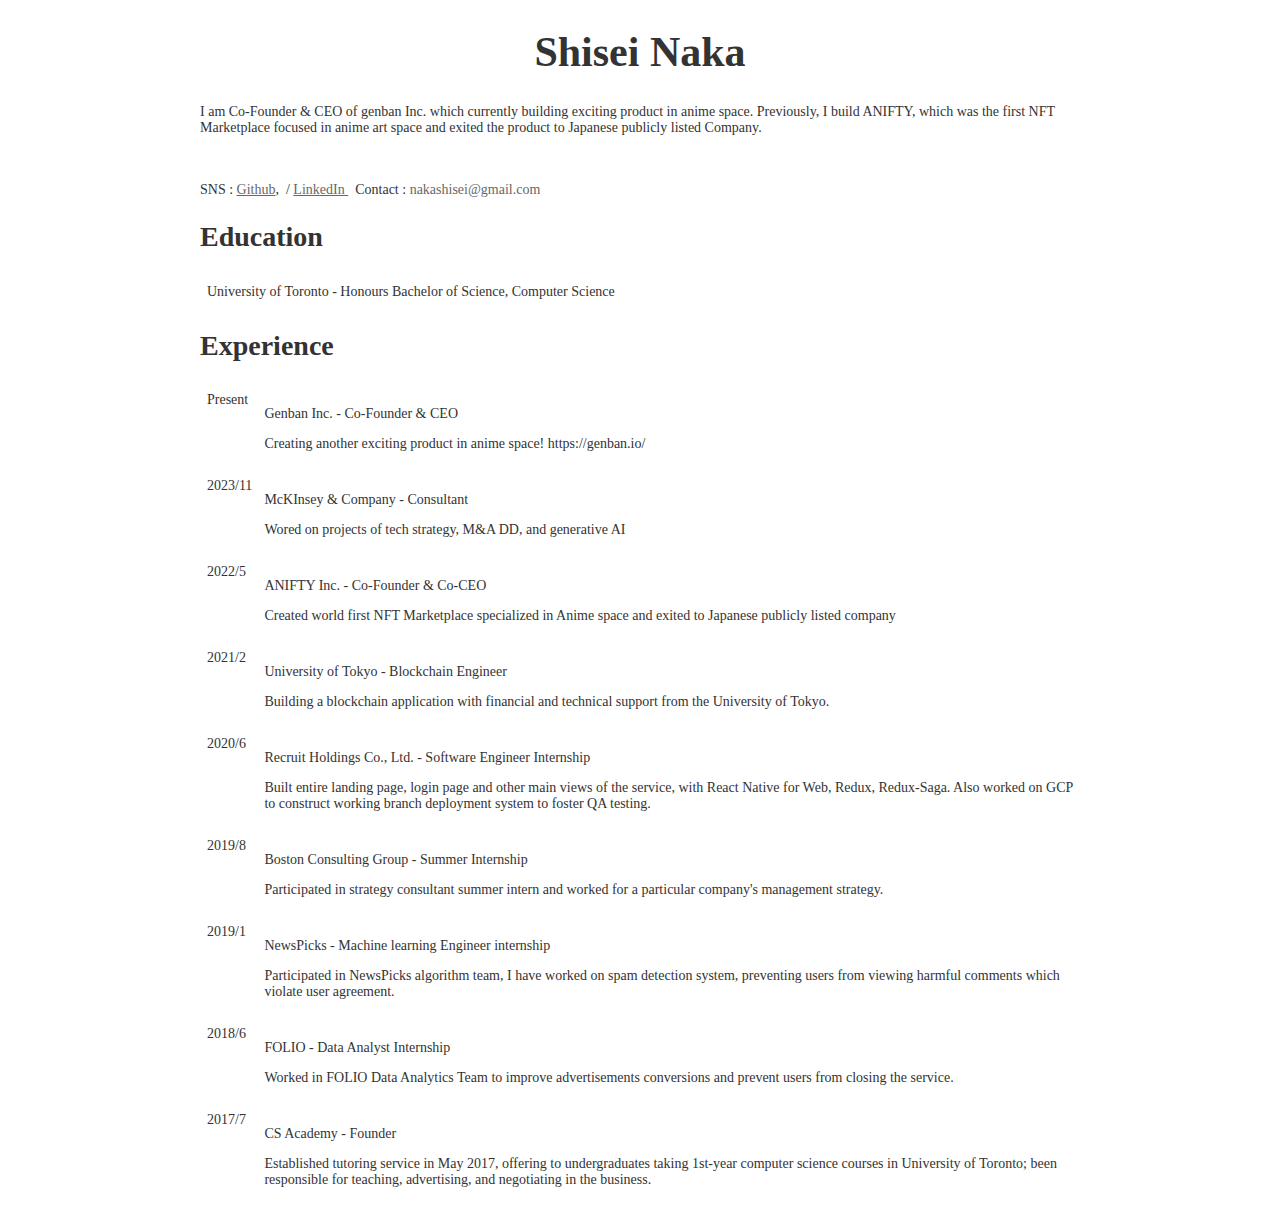
<file: index.html>
<!doctype html>
<html lang="en">
<head>
    <meta charset="UTF-8">
    <title>About</title>
    <style>
        body {
            color: #333;
            font-size: 14px;
            margin: 0;
            padding: 0
        }

        a,
        a:hover,
        a:active,
        a:visited {
            text-decoration: none;
            color: #676767
        }

        h1 {
            font-size: 42px;
            text-align: center
        }

        h2 {
            font-size: 28px
        }

        td {
            vertical-align: top;
            padding: 5px;
            box-sizing: border-box;
            -webkit-box-sizing: border-box;
            -moz-box-sizing: border-box
        }

        .underline {
            text-decoration: underline
        }

        .page {
            position: absolute;
            top: 0;
            left: 0;
            width: 100%;
            height: 100%;
            padding-left: 200px;
            padding-right: 200px;
            transition: opacity 1s ease;
            -webkit-transition: opacity 1s ease;
            -moz-transition: opacity 1s ease;
            box-sizing: border-box;
            -webkit-box-sizing: border-box;
            -moz-box-sizing: border-box
        }
    </style>
</head>
<body>
    <!-- About -->
    <div id="about" class="page">
        <h1>Shisei Naka</h1>
        <div class="message">
            <div>
                <p>
                    I am Co-Founder & CEO of genban Inc. which currently building exciting product in anime space. 
                    Previously, I build ANIFTY, which was the first NFT Marketplace focused in anime art space and exited the product to Japanese publicly listed Company.
                </p>

            </div>

            <br>
            <br>
            <div>
            </div>
            <div>
                SNS : <a class="underline" href="https://github.com/shiseru" target="_blank">Github</a>,&nbsp;
                / <a class="underline" href="http://www.linkedin.com/in/shisei-naka-299613150" target="_blank">LinkedIn  </a>&nbsp;
                Contact : <a>nakashisei@gmail.com</a>
            </div>
        </div>

        <article>
            <h2>Education</h2>
                <div class="body">

                    <table class="wMax">
                        <tr>
                            <td>University of Toronto - Honours Bachelor of Science, Computer Science</td>
                        </tr>

                    </table>
                </div>
        </article>

        <article>
            <h2>Experience</h2>
                <div class="body">

                    <table class="wMax">
                        <tr>
                            <td class="w100">Present</td>
                            <td>
                                <p class="company">
                                    Genban Inc. - Co-Founder & CEO
                                </p>
                                <p class="work-description">
                                    Creating another exciting product in anime space! https://genban.io/
                                </p>
                            </td>
                        </tr>
                        <tr>
                            <td class="w100">2023/11</td>
                            <td>
                                <p class="company">
                                    McKInsey & Company - Consultant
                                </p>
                                <p class="work-description">
                                    Wored on projects of tech strategy, M&A DD, and generative AI 
                                </p>
                            </td>
                        </tr>
                        <tr>
                            <td class="w100">2022/5</td>
                            <td>
                                <p class="company">
                                    ANIFTY Inc. - Co-Founder & Co-CEO
                                </p>
                                <p class="work-description">
                                    Created world first NFT Marketplace specialized in Anime space and exited to Japanese publicly listed company
                                </p>
                            </td>
                        </tr>
                        <tr>
                            <td class="w100">2021/2</td>
                            <td>
                                <p class="company">
                                    University of Tokyo - Blockchain Engineer
                                </p>
                                <p class="work-description">
                                    Building a blockchain application with financial and technical support from the University of Tokyo.
                                </p>
                            </td>
                        </tr>
                        <tr>
                            <td class="w100">2020/6</td>
                            <td>
                                <p class="company">
                                    Recruit Holdings Co., Ltd. - Software Engineer Internship
                                </p>
                                <p class="work-description">
                                    Built entire landing page, login page and other main views of the service, with React Native for Web, Redux, Redux-Saga. Also worked on GCP to construct working branch deployment system to foster QA testing.
                                </p>
                            </td>
                        </tr>
                        <tr>
                            <td class="w100">2019/8</td>
                            <td>
                                <p class="company">
                                    Boston Consulting Group - Summer Internship
                                </p>
                                <p class="work-description">
                                    Participated in strategy consultant summer intern and worked for a particular company's management strategy.
                                </p>
                            </td>
                        </tr>
                        <tr>
                            <td class="experience">2019/1</td>
                            <td>
                                <p class="company">
                                    NewsPicks - Machine learning Engineer internship
                                </p>
                                <p class="work-description">
                                    Participated in NewsPicks algorithm team, I have worked on spam detection system, preventing users from viewing harmful comments which violate user agreement.
                                </p>
                            </td>
                        </tr>
                        <tr>
                            <td class="experience">2018/6</td>
                            <td>
                                <p class="company">
                                    FOLIO - Data Analyst Internship
                                </p>
                                <p class="work-description">
                                    Worked in FOLIO Data Analytics Team to improve advertisements conversions and prevent users from closing the service.
                                </p>
                            </td>
                        </tr>
                        <tr>
                            <td class="experience">2017/7</td>
                            <td>
                                <p class="company">
                                    CS Academy - Founder
                                </p>
                                <p class="work-description">
                                    Established tutoring service in May 2017, offering to undergraduates taking 1st-year computer science courses in University of Toronto; been responsible for teaching, advertising, and negotiating in the business.
                                </p>
                            </td>
                        </tr>

                    </table>
                </div>
        </article>
    </div>
</body>
</html>
</file>
